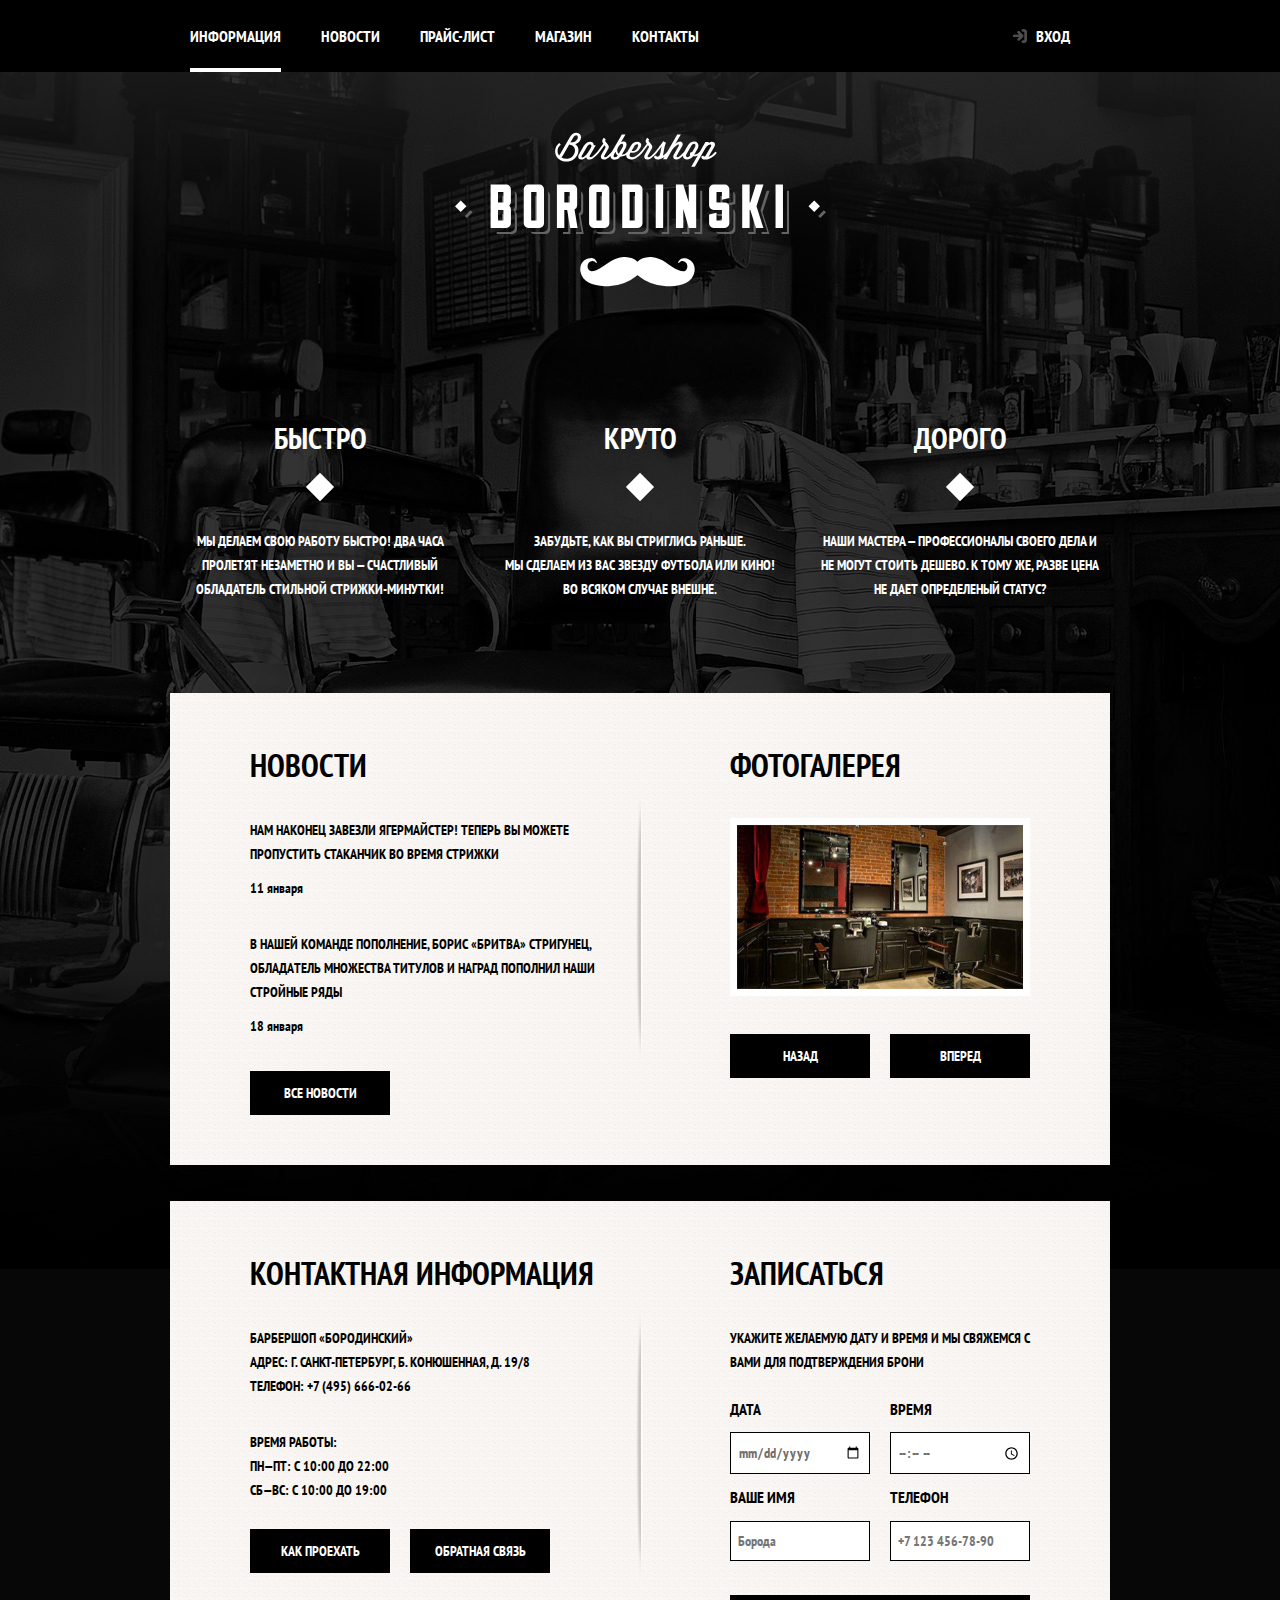
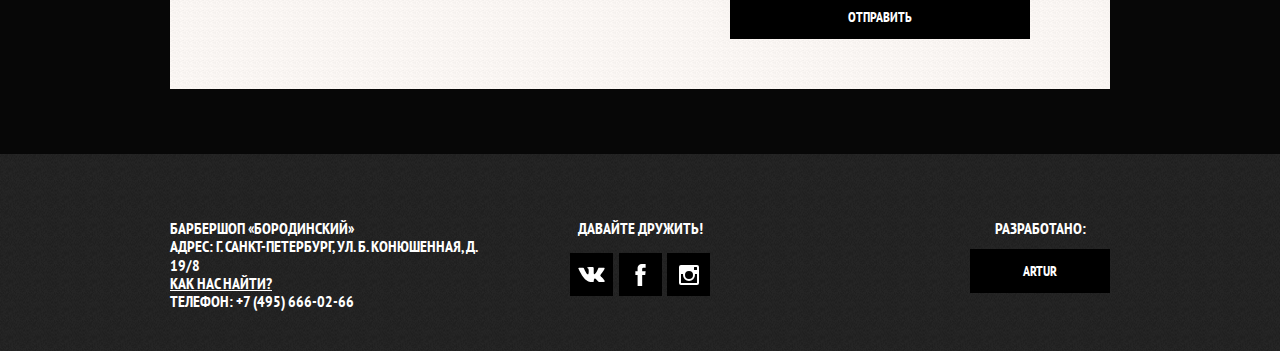
<file: index.html>
<!DOCTYPE html>
<html lang="ru">
<head>
	<title>Барбершоп Бородинский</title>
	<meta charset="utf-8">
	<link rel="stylesheet" type="text/css" href="css/normalize.css">
	<link rel="preconnect" href="https://fonts.gstatic.com">
<link href="https://fonts.googleapis.com/css2?family=PT+Sans+Narrow:wght@400;700&display=swap" rel="stylesheet">
	<link rel="stylesheet" type="text/css" href="css/style.css">
</head>
<body class="body-main">
<header class="header-main">
	<nav class="nav">
		<div class="main-navigation-wrapper">
			<div class="main-navigation">
				<ul class="nav-lists nav-menu">
					<li><a href="#"><span class="current-page">Информация</span></a></li>
					<li><a href="#">Новости</a></li>
					<li><a href="price.html">Прайс-лист</a></li>
					<li><a href="shop.html">Магазин</a></li>
					<li><a href="#">Контакты</a></li>
				</ul>
				<ul class="nav-lists login">
					<li><a class="login-link" href="#">Вход</a></li>
				</ul>
			</div>
		</div>
		<a class="index-logo"><img src="img/index-logo.svg" alt="Логотип" height="155px" width="371px"></a>
	</nav>
</header>
<main class="container">
	<h1 class="visually-hidden">Барбершоп Бородинский</h1>
	<section class="advantages">
		<h2 class="visually-hidden">Преимущества</h2>
		<ul class="advantages-list">
			<li class="advantages-item">
				<h3>Быстро</h3>
				<p>МЫ ДЕЛАЕМ СВОЮ РАБОТУ БЫСТРО! ДВА ЧАСА<br>
				 	ПРОЛЕТЯТ НЕЗАМЕТНО И ВЫ — СЧАСТЛИВЫЙ<br>
				  ОБЛАДАТЕЛЬ СТИЛЬНОЙ СТРИЖКИ-МИНУТКИ!</p>
			</li>
			<li class="advantages-item">
				<h3>Круто</h3>
				<p>ЗАБУДЬТЕ, КАК ВЫ СТРИГЛИСЬ РАНЬШЕ.<br>
				 	МЫ СДЕЛАЕМ ИЗ ВАС ЗВЕЗДУ ФУТБОЛА ИЛИ КИНО!<br>
				  ВО ВСЯКОМ СЛУЧАЕ ВНЕШНЕ.</p>
			</li>
			<li class="advantages-item"> 
				<h3>Дорого</h3>
				<p>НАШИ МАСТЕРА — ПРОФЕССИОНАЛЫ СВОЕГО ДЕЛА И<br>
				 	НЕ МОГУТ СТОИТЬ ДЕШЕВО. К ТОМУ ЖЕ, РАЗВЕ ЦЕНА<br> 
					НЕ ДАЕТ ОПРЕДЕЛЕНЫЙ СТАТУС?</p>
			</li>
		</ul>
	</section>
	<div class="row-wrapper">	
		<section class="news">
			<h2 class="section-title">Новости</h2>
			<ul class="news-list">
				<li class="news-item">
					<p>
						НАМ НАКОНЕЦ ЗАВЕЗЛИ ЯГЕРМАЙСТЕР! ТЕПЕРЬ ВЫ МОЖЕТЕ ПРОПУСТИТЬ СТАКАНЧИК ВО ВРЕМЯ СТРИЖКИ
					</p>
					<time datetime="2020-01-11">11 января</time>
				</li>
					<li class="news-item">
					<p>
						В НАШЕЙ КОМАНДЕ ПОПОЛНЕНИЕ, БОРИС «БРИТВА» СТРИГУНЕЦ, ОБЛАДAТЕЛЬ МНОЖЕСТВА ТИТУЛОВ И НАГРАД ПОПОЛНИЛ НАШИ СТРОЙНЫЕ РЯДЫ
					</p>
					<time datetime="2020-01-18">18 января</time>
				</li>
			</ul>
			<a class="button" href="#">Все новости</a>
		</section>
		<section class="gallery">
			<h2 class="section-title">Фотогалерея</h2>
			<a href="#" class="slide">
				<img src="img/gallery.jpg" alt="Фото изнутри" height="164px" width="286px">
			</a>
			<div class="button-wrapper">
				<button class="button" type="button">Назад</button>
				<button class="button" type="button">Вперед</button>
			</div>
		</section>
	</div>
	<div class="row-wrapper"> 
		<section class="contacts">
			<h2 class="section-title">Контактная информация</h2>
			<p>
				БАРБЕРШОП «БОРОДИНСКИЙ»<br>
				АДРЕС: Г. САНКТ-ПЕТЕРБУРГ, Б. КОНЮШЕННАЯ, Д. 19/8<br>
				ТЕЛЕФОН: +7 (495) 666-02-66<br>
			</p>
			<p>
				ВРЕМЯ РАБОТЫ: <br>
				ПН—ПТ: С 10:00 ДО 22:00<br>
				СБ—ВС: С 10:00 ДО 19:00<br>
			</p>
			<div class="button-wrapper">	
				<a class="button link-map" href="#">Как проехать</a>
				<a class="button" href="#">Обратная связь</a>
			</div>
		</section>
		<section class="asign">
			<h2 class="section-title">Записаться</h2>
			<p>УКАЖИТЕ ЖЕЛАЕМУЮ ДАТУ И ВРЕМЯ И МЫ СВЯЖЕМСЯ С ВАМИ ДЛЯ ПОДТВЕРЖДЕНИЯ БРОНИ</p>
			<form class="asign-form" method="post">
				<div class="label-input-pair">
					<label for="date">Дата</label>
					<input type="date" name="date" id="date">
				</div>
				<div class="label-input-pair">
					<label for="time">Время</label>
					<input type="time" name="time" id="time">
				</div>
				<div class="label-input-pair">
					<label for="name">Ваше имя</label>
					<input type="text" name="name" id="name" placeholder="Борода">
				</div>
				<div class="label-input-pair">
					<label for="phone">Телефон</label>
					<input type="phone" name="phone" id="phone" placeholder="+7 123 456-78-90">
				</div>
				<button class="button" type="submit">Отправить</button>
			</form>
		</section>
	</div>
</main>
<footer class="footer-main">
	<div class="container">
			<p class="adress">
				БАРБЕРШОП «БОРОДИНСКИЙ»<br>
				АДРЕС: Г. САНКТ-ПЕТЕРБУРГ, УЛ. Б. КОНЮШЕННАЯ, Д. 19/8<br>
				<a class="map-link link-map" href="#">КАК НАС НАЙТИ?</a><br>
				ТЕЛЕФОН: +7 (495) 666-02-66
			</p>
			<div class="social-links">
				<p>Давайте дружить!</p>
				<ul class="social-links-list">
					<li>
						<a class="social-link" href="#"><span class="visually-hidden">Вконтакте</span>
						<svg xmlns="http://www.w3.org/2000/svg" width="27" height="15" viewBox="0 0 26.14 14.91"><path class="social-hover" d="M26 13.47l-.09-.17a13.55 13.55 0 0 0-2.6-3q-.87-.83-1.1-1.12A1 1 0 0 1 22 8a10.27 10.27 0 0 1 1.22-1.78l.88-1.16q2.35-3.13 2-4L26 .94a.8.8 0 0 0-.4-.22 2.14 2.14 0 0 0-.87 0h-3.92a.51.51 0 0 0-.27 0h-.3a.6.6 0 0 0-.15.14.93.93 0 0 0-.14.24 22.22 22.22 0 0 1-1.46 3.06q-.5.84-.93 1.46a7 7 0 0 1-.71.91 4.94 4.94 0 0 1-.52.47q-.23.18-.35.15l-.23-.05a.9.9 0 0 1-.31-.33 1.49 1.49 0 0 1-.16-.53V1.6a3.14 3.14 0 0 0 0-.62 2.12 2.12 0 0 0-.14-.44.73.73 0 0 0-.28-.33 1.57 1.57 0 0 0-.46-.18A9 9 0 0 0 12.57 0a8.93 8.93 0 0 0-3.25.33 1.83 1.83 0 0 0-.52.41q-.25.3-.07.33a1.67 1.67 0 0 1 1.16.59l.08.16a2.6 2.6 0 0 1 .19.63 6.32 6.32 0 0 1 .12 1 10.59 10.59 0 0 1 0 1.7q-.07.71-.13 1.1a2.21 2.21 0 0 1-.18.64 2.69 2.69 0 0 1-.16.3l-.07.07a1 1 0 0 1-.37.07.86.86 0 0 1-.46-.19 3.27 3.27 0 0 1-.56-.52 7 7 0 0 1-.66-.93q-.37-.6-.76-1.42l-.22-.39q-.2-.38-.56-1.11t-.62-1.43A.9.9 0 0 0 5.2.9h-.07a.93.93 0 0 0-.22-.16A1.44 1.44 0 0 0 4.6.65L.87.68A1 1 0 0 0 .1.94L0 1a.44.44 0 0 0 0 .22 1.08 1.08 0 0 0 .08.37Q.9 3.53 1.86 5.31t1.66 2.87Q4.23 9.27 5 10.24t1 1.24l.37.41.34.33a8.06 8.06 0 0 0 1 .78 16.34 16.34 0 0 0 1.4.9 7.6 7.6 0 0 0 1.79.72 6.19 6.19 0 0 0 2 .22h1.57a1.08 1.08 0 0 0 .72-.3l.05-.07a.9.9 0 0 0 .1-.25 1.38 1.38 0 0 0 0-.37 4.48 4.48 0 0 1 .09-1.05 2.77 2.77 0 0 1 .23-.71 1.74 1.74 0 0 1 .29-.4 1.19 1.19 0 0 1 .23-.2h.11a.86.86 0 0 1 .77.21 4.52 4.52 0 0 1 .83.79q.39.47.93 1.05a6.41 6.41 0 0 0 1 .87l.27.16a3.31 3.31 0 0 0 .71.3 1.53 1.53 0 0 0 .76.07l3.48-.05a1.58 1.58 0 0 0 .8-.17.68.68 0 0 0 .34-.37 1.06 1.06 0 0 0 0-.46 1.71 1.71 0 0 0-.1-.36z" fill="#fff"/></svg>
					</a>
					</li>
					<li>
						<a class="social-link" href="#"><span class="visually-hidden">Фейсбук</span>
							<svg xmlns="http://www.w3.org/2000/svg" width="19" height="22" viewBox="0 0 10.15 21.74"><path class="social-hover" d="M3.34 1.12A4.77 4.77 0 0 1 6.53 0h3.61v3.81H7.81a1.07 1.07 0 0 0-1.09.83v2.55h3.42c-.08 1.23-.24 2.45-.41 3.67h-3v10.87H2.21V10.86H0V7.21h2.19V3.66a3.83 3.83 0 0 1 1.15-2.54z" fill="#fff"/>
							</svg></a>
					</li>
					<li>
						<a class="social-link" href="#"><span class="visually-hidden">Инстаграм</span>
							<svg xmlns="http://www.w3.org/2000/svg" width="20" height="20" viewBox="0 0 20 20"><path class="social-hover" d="M18 0H2a2 2 0 0 0-2 2v16a2 2 0 0 0 2 2h16a2 2 0 0 0 2-2V2a2 2 0 0 0-2-2zm-8 6a4 4 0 1 1-4 4 4 4 0 0 1 4-4zM2.5 18a.47.47 0 0 1-.5-.5V9h2.1a3.4 3.4 0 0 0-.1 1 6 6 0 1 0 12 0 3.4 3.4 0 0 0-.1-1H18v8.5a.47.47 0 0 1-.5.5zM18 4.5a.47.47 0 0 1-.5.5h-2a.47.47 0 0 1-.5-.5v-2a.47.47 0 0 1 .5-.5h2a.47.47 0 0 1 .5.5z" fill="#fff"/></svg>
						</a>
					</li>
				</ul>
			</div>
			<p class="copyright">
				Разработано:
				<a class="button" href="https://vk.com/aptypsy" target="_blank">Artur</a>
			</p>
		</div>
	</footer>
	<section class="modal modal-login">
		<h2 class="visually-hidden">Форма входа</h2>
		<span class="form-head">Личный кабинет</span>
		<p class="form-description">Введите пожайлуста свой логин и пароль</p>
		<form class="login-form" method="post">
		<label for="login" class="visually-hidden">Логин</label>
		<input class="login-icon-img" type="text" name="login" id="login" placeholder="Логин">
		<label for="pass" class="visually-hidden">Пароль</label>
		<input class="login-password-img" type="password" name="password" id="password" placeholder="Пароль">
		<div class="checkbox-wrapper">
		<label class="label-checkbox">Запомните меня
			<input type="checkbox" name="rememberme" class="visually-hidden">
			<span class="checkbox-indicator"></span>
		</label>
		<a href="#" class="fargot-pass">Я забыл пароль!</a>
		</div>
		<button type="submit" class="button">Войти</button>
		</form>		
		<button type="button" class="modal-close">
		<span class="visually-hidden">Закрыть окно</span></button>
	</section>
	<section class="modal modal-map">
		<h2 class="visually-hidden">Как к нам проехать</h2>
		<div class="map-wrapper">
			<img class="map-image" src="img/map.png" alt="Адресс такой-то" >
		</div>
		<button type="button" class="modal-close">
		<span class="visually-hidden">Закрыть окно</span></button>
	</section>
	<script type="text/javascript" src="js/popup.js"></script>
	<script type="text/javascript" src="js/map.js"></script>
</body>
</html>
</file>
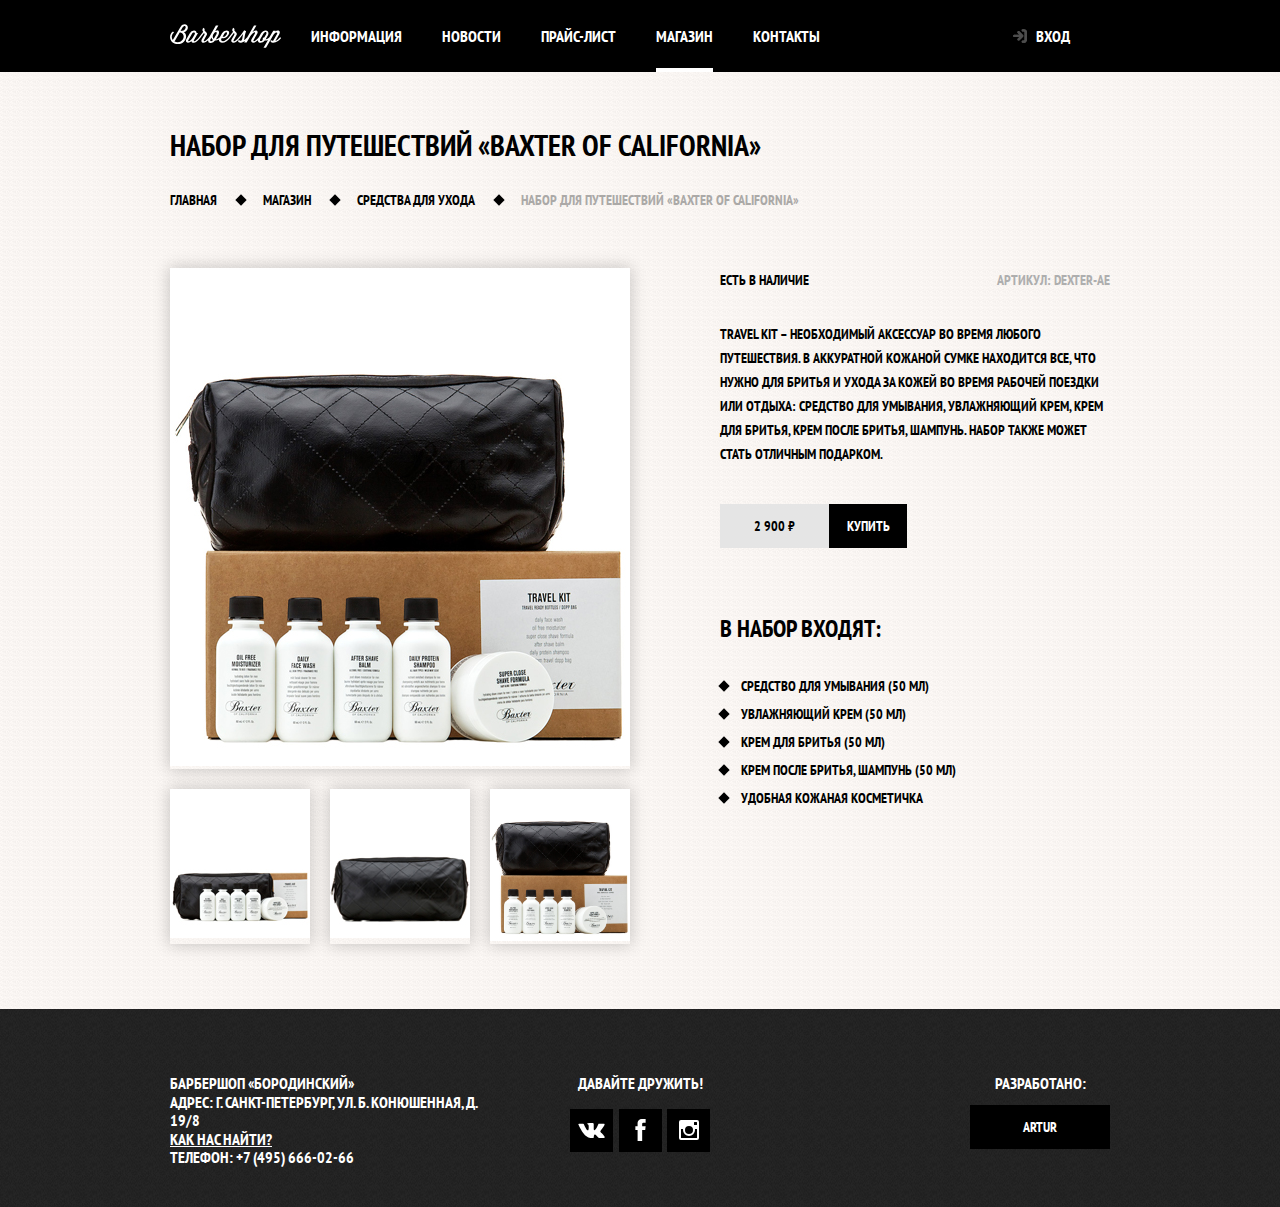
<file: item.html>
<!DOCTYPE html>
<html lang="ru">
<head>
	<title>Набор для путешествий «Baxter of California»</title>
	<meta charset="utf-8">
	<link rel="stylesheet" type="text/css" href="css/normalize.css">
	<link rel="preconnect" href="https://fonts.gstatic.com">
<link href="https://fonts.googleapis.com/css2?family=PT+Sans+Narrow:wght@400;700&display=swap" rel="stylesheet">
	<link rel="stylesheet" type="text/css" href="css/style.css">
</head>
<body class="inner-body">
<header class="header-main">
	<nav class="inner-navigation">
			<div class="inner-navigation-wrapper container">
		<a class="inner-logo" href="#"><img src="svg/logo.svg" alt="Логотип" height="24px" width="111px"></a>
				<ul class="nav-lists nav-menu">
					<li><a href="index.html">Информация</a></li>
					<li><a href="#">Новости</a></li>
					<li><a href="#">Прайс-лист</a></li>
					<li><a href="#"><span class="current-page">Магазин</span></a></li>
					<li><a href="#">Контакты</a></li>
				</ul>
				<ul class="nav-lists login">
					<li><a class="login-link" href="#">Вход</a></li>
				</ul>
			</div>
	</nav>
</header>
<main class="container">
	<h1 class="category-name">набор для путешествий «Baxter of California»</h1>
	<section class="path">
		<h2 class="visually-hidden">Путь</h2>
		<ul class="path-list">
			<li class="path-item">
				<a href="#">Главная</a>
			</li>
				<li class="path-item">
				<a href="#">Магазин</a>
			</li>
				<li class="path-item">
				<a href="#">Средства для ухода</a>
			</li>
			<li class="path-item">
				<a href="#">набор для путешествий «Baxter of California»</a>
			</li>
		</ul>
	</section>
	<div class="item-wrapper">
		<section class="item-images">
			<h2 class="visually-hidden">Изображения товара</h2>
			<ul class="images-list">
				<li><img src="img/baxter1.jpg" alt="Картинка товара"></li>
				<li><img src="img/baxter2.jpg" alt="Картинка товара"></li>
				<li><img src="img/baxter3.jpg" alt="Картинка товара"></li>
				<li><img src="img/baxter1.jpg" alt="Картинка товара"></li>
			</ul>
		</section>
		<section class="item-features">
			<h2 class="visually-hidden">Характеристики товара</h2>
			<div class="availability-article">
				<span class="availability">Есть в наличие</span>
				<span class="article">Артикул: Dexter-AE</span>
			</div>
			<p class="item-description">
				Travel Kit – необходимый аксессуар во время любого путешествия. В аккуратной кожаной сумке находится все, что нужно для бритья и ухода за кожей во время рабочей поездки или отдыха: средство для умывания, увлажняющий крем, крем для бритья, крем после бритья, шампунь. Набор также может стать отличным подарком.
			</p>
			<div class="price-buy">
				<span class="price">2 900 ₽</span>
				<button class="button buy">Купить</button>
			</div>
			<div class="complect">
				<h3>В набор входят:</h3>
				<ul class="barber-minilist">
					<li>Средство для умывания (50 мл)</li>
					<li>Увлажняющий крем (50 мл)</li>
					<li>Крем для бритья (50 мл)</li>
					<li>Крем после бритья, шампунь (50 мл)</li>
					<li>Удобная кожаная косметичка</li>
				</ul>
			</div>
		</section>
	</div>
</main>
<footer class="footer-main">
	<div class="container">
			<p class="adress">
				БАРБЕРШОП «БОРОДИНСКИЙ»<br>
				АДРЕС: Г. САНКТ-ПЕТЕРБУРГ, УЛ. Б. КОНЮШЕННАЯ, Д. 19/8<br>
				<a class="map-link link-map" href="#">КАК НАС НАЙТИ?</a><br>
				ТЕЛЕФОН: +7 (495) 666-02-66
			</p>
			<div class="social-links">
				<p>Давайте дружить!</p>
				<ul class="social-links-list">
					<li>
						<a class="social-link" href="#"><span class="visually-hidden">Вконтакте</span>
						<svg xmlns="http://www.w3.org/2000/svg" width="27" height="15" viewBox="0 0 26.14 14.91"><path class="social-hover" d="M26 13.47l-.09-.17a13.55 13.55 0 0 0-2.6-3q-.87-.83-1.1-1.12A1 1 0 0 1 22 8a10.27 10.27 0 0 1 1.22-1.78l.88-1.16q2.35-3.13 2-4L26 .94a.8.8 0 0 0-.4-.22 2.14 2.14 0 0 0-.87 0h-3.92a.51.51 0 0 0-.27 0h-.3a.6.6 0 0 0-.15.14.93.93 0 0 0-.14.24 22.22 22.22 0 0 1-1.46 3.06q-.5.84-.93 1.46a7 7 0 0 1-.71.91 4.94 4.94 0 0 1-.52.47q-.23.18-.35.15l-.23-.05a.9.9 0 0 1-.31-.33 1.49 1.49 0 0 1-.16-.53V1.6a3.14 3.14 0 0 0 0-.62 2.12 2.12 0 0 0-.14-.44.73.73 0 0 0-.28-.33 1.57 1.57 0 0 0-.46-.18A9 9 0 0 0 12.57 0a8.93 8.93 0 0 0-3.25.33 1.83 1.83 0 0 0-.52.41q-.25.3-.07.33a1.67 1.67 0 0 1 1.16.59l.08.16a2.6 2.6 0 0 1 .19.63 6.32 6.32 0 0 1 .12 1 10.59 10.59 0 0 1 0 1.7q-.07.71-.13 1.1a2.21 2.21 0 0 1-.18.64 2.69 2.69 0 0 1-.16.3l-.07.07a1 1 0 0 1-.37.07.86.86 0 0 1-.46-.19 3.27 3.27 0 0 1-.56-.52 7 7 0 0 1-.66-.93q-.37-.6-.76-1.42l-.22-.39q-.2-.38-.56-1.11t-.62-1.43A.9.9 0 0 0 5.2.9h-.07a.93.93 0 0 0-.22-.16A1.44 1.44 0 0 0 4.6.65L.87.68A1 1 0 0 0 .1.94L0 1a.44.44 0 0 0 0 .22 1.08 1.08 0 0 0 .08.37Q.9 3.53 1.86 5.31t1.66 2.87Q4.23 9.27 5 10.24t1 1.24l.37.41.34.33a8.06 8.06 0 0 0 1 .78 16.34 16.34 0 0 0 1.4.9 7.6 7.6 0 0 0 1.79.72 6.19 6.19 0 0 0 2 .22h1.57a1.08 1.08 0 0 0 .72-.3l.05-.07a.9.9 0 0 0 .1-.25 1.38 1.38 0 0 0 0-.37 4.48 4.48 0 0 1 .09-1.05 2.77 2.77 0 0 1 .23-.71 1.74 1.74 0 0 1 .29-.4 1.19 1.19 0 0 1 .23-.2h.11a.86.86 0 0 1 .77.21 4.52 4.52 0 0 1 .83.79q.39.47.93 1.05a6.41 6.41 0 0 0 1 .87l.27.16a3.31 3.31 0 0 0 .71.3 1.53 1.53 0 0 0 .76.07l3.48-.05a1.58 1.58 0 0 0 .8-.17.68.68 0 0 0 .34-.37 1.06 1.06 0 0 0 0-.46 1.71 1.71 0 0 0-.1-.36z" fill="#fff"/></svg>
					</a>
					</li>
					<li>
						<a class="social-link" href="#"><span class="visually-hidden">Фейсбук</span>
							<svg xmlns="http://www.w3.org/2000/svg" width="19" height="22" viewBox="0 0 10.15 21.74"><path class="social-hover" d="M3.34 1.12A4.77 4.77 0 0 1 6.53 0h3.61v3.81H7.81a1.07 1.07 0 0 0-1.09.83v2.55h3.42c-.08 1.23-.24 2.45-.41 3.67h-3v10.87H2.21V10.86H0V7.21h2.19V3.66a3.83 3.83 0 0 1 1.15-2.54z" fill="#fff"/>
							</svg></a>
					</li>
					<li>
						<a class="social-link" href="#"><span class="visually-hidden">Инстаграм</span>
							<svg xmlns="http://www.w3.org/2000/svg" width="20" height="20" viewBox="0 0 20 20"><path class="social-hover" d="M18 0H2a2 2 0 0 0-2 2v16a2 2 0 0 0 2 2h16a2 2 0 0 0 2-2V2a2 2 0 0 0-2-2zm-8 6a4 4 0 1 1-4 4 4 4 0 0 1 4-4zM2.5 18a.47.47 0 0 1-.5-.5V9h2.1a3.4 3.4 0 0 0-.1 1 6 6 0 1 0 12 0 3.4 3.4 0 0 0-.1-1H18v8.5a.47.47 0 0 1-.5.5zM18 4.5a.47.47 0 0 1-.5.5h-2a.47.47 0 0 1-.5-.5v-2a.47.47 0 0 1 .5-.5h2a.47.47 0 0 1 .5.5z" fill="#fff"/></svg>
						</a>
					</li>
				</ul>
			</div>
			<p class="copyright">
				Разработано:
				<a class="button" href="https://vk.com/aptypsy" target="_blank">Artur</a>
			</p>
		</div>
	</footer>
	<section class="modal modal-login">
		<h2 class="visually-hidden">Форма входа</h2>
		<span class="form-head">Личный кабинет</span>
		<p class="form-description">Введите пожайлуста свой логин и пароль</p>
		<form class="login-form" method="post">
		<label for="login" class="visually-hidden">Логин</label>
		<input class="login-icon-img" type="text" name="login" id="login" placeholder="Логин">
		<label for="pass" class="visually-hidden">Пароль</label>
		<input class="login-password-img" type="password" name="password" id="password" placeholder="Пароль">
		<div class="checkbox-wrapper">
		<label class="label-checkbox">Запомните меня
			<input type="checkbox" name="rememberme" class="visually-hidden">
			<span class="checkbox-indicator"></span>
		</label>
		<a href="#" class="fargot-pass">Я забыл пароль!</a>
		</div>
		<button type="submit" class="button">Войти</button>
		</form>		
		<button type="button" class="modal-close">
		<span class="visually-hidden">Закрыть окно</span></button>
	</section>
	<section class="modal modal-map">
		<h2 class="visually-hidden">Как к нам проехать</h2>
		<div class="map-wrapper">
			<img class="map-image" src="img/map.png" alt="Адресс такой-то" >
		</div>
		<button type="button" class="modal-close">
		<span class="visually-hidden">Закрыть окно</span></button>
	</section>
	<script type="text/javascript" src="js/popup.js"></script>
	<script type="text/javascript" src="js/map.js"></script>
</body>
</html>
</file>
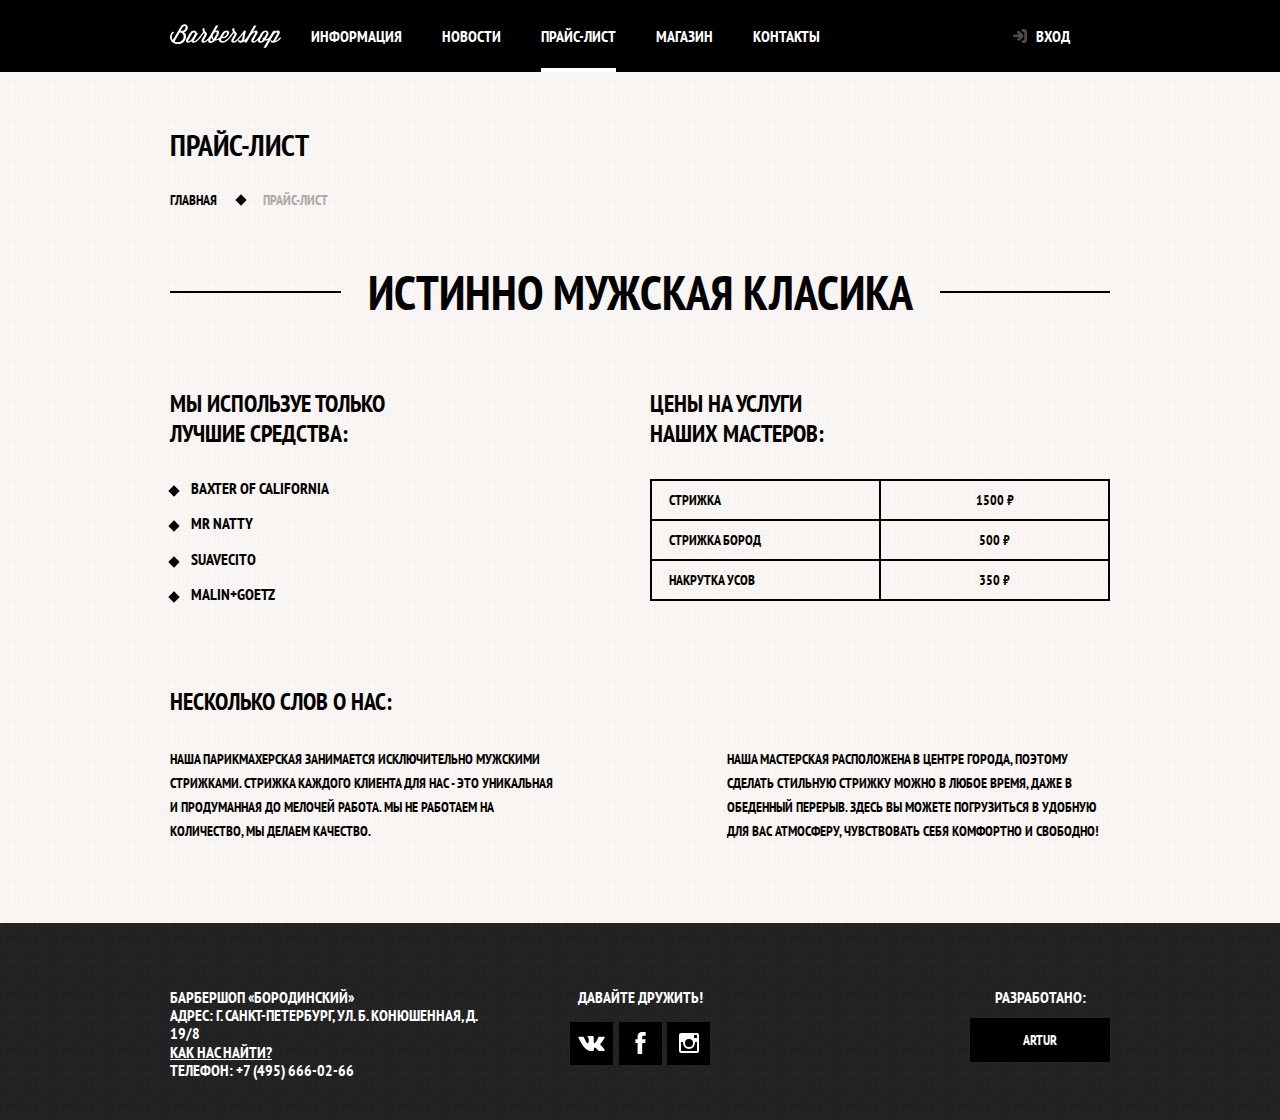
<file: price.html>
<!DOCTYPE html>
<html lang="ru">
<head>
	<title>Прайс-лист</title>
	<meta charset="utf-8">
	<link rel="stylesheet" type="text/css" href="css/normalize.css">
	<link rel="preconnect" href="https://fonts.gstatic.com">
<link href="https://fonts.googleapis.com/css2?family=PT+Sans+Narrow:wght@400;700&display=swap" rel="stylesheet">
	<link rel="stylesheet" type="text/css" href="css/style.css">
</head>
<body class="inner-body">
<header class="header-main">
	<nav class="inner-navigation">
			<div class="inner-navigation-wrapper container">
		<a class="inner-logo" href="#"><img src="svg/logo.svg" alt="Логотип" height="24px" width="111px"></a>
				<ul class="nav-lists nav-menu">
					<li><a href="index.html">Информация</a></li>
					<li><a href="#">Новости</a></li>
					<li><a href="#"><span class="current-page">Прайс-лист</span></a></li>
					<li><a href="shop.html">Магазин</a></li>
					<li><a href="#">Контакты</a></li>
				</ul>
				<ul class="nav-lists login">
					<li><a class="login-link" href="#">Вход</a></li>
				</ul>
			</div>
	</nav>
</header>
<main class="container">
	<h1 class="category-name">Прайс-лист</h1>
	<section class="path">
		<h2 class="visually-hidden">Путь</h2>
		<ul class="path-list">
			<li class="path-item">
				<a href="#">Главная</a>
			</li>
				<li class="path-item">
				<a href="#">Прайс-лист</a>
			</li>
		</ul>
	</section>
	<div>
		<h2 class="price-header">Истинно мужская класика</h2>
	</div>
	<div class="using-service-wrapper">
		<section class="using-items">
			<h2 class="pricesection-header">Мы используе только<br> лучшие средства:</h2>
			<ul class="barber-minilist biglist">
				<li>Baxter of California</li>
				<li>Mr Natty</li>
				<li>Suavecito</li>
				<li>Malin+Goetz</li>
			</ul>
		</section>
		<section class="service-price">
			<h2 class="pricesection-header">Цены на услуги<br> наших мастеров:</h2>
			<table class="service-table">
				<tr>
					<td>Стрижка</td>
					<td>1500 ₽</td>
				</tr>		
				<tr>
					<td>Стрижка бород</td>
					<td>500 ₽</td>
				</tr>
				<tr>
					<td>Накрутка усов</td>
					<td>350 ₽</td>
				</tr>
			</table>
		</section>
	</div>
	<section class="about-us">
		<h2 class="pricesection-header">Несколько слов о нас:</h2>
		<p>
			Наша парикмахерская занимается исключительно мужскими стрижками. Стрижка каждого клиента для нас - это уникальная и продуманная до мелочей работа. Мы не работаем на количество, мы делаем качество.
		</p>
		<p>
			Наша мастерская расположена в центре города, поэтому сделать стильную стрижку можно в любое время, даже в обеденный перерыв. Здесь вы можете погрузиться в удобную для вас атмосферу, чувствовать себя комфортно и свободно!
		</p>
	</section>
</main>
<footer class="footer-main">
	<div class="container">
			<p class="adress">
				БАРБЕРШОП «БОРОДИНСКИЙ»<br>
				АДРЕС: Г. САНКТ-ПЕТЕРБУРГ, УЛ. Б. КОНЮШЕННАЯ, Д. 19/8<br>
				<a class="map-link link-map" href="#">КАК НАС НАЙТИ?</a><br>
				ТЕЛЕФОН: +7 (495) 666-02-66
			</p>
			<div class="social-links">
				<p>Давайте дружить!</p>
				<ul class="social-links-list">
					<li>
						<a class="social-link" href="#"><span class="visually-hidden">Вконтакте</span>
						<svg xmlns="http://www.w3.org/2000/svg" width="27" height="15" viewBox="0 0 26.14 14.91"><path class="social-hover" d="M26 13.47l-.09-.17a13.55 13.55 0 0 0-2.6-3q-.87-.83-1.1-1.12A1 1 0 0 1 22 8a10.27 10.27 0 0 1 1.22-1.78l.88-1.16q2.35-3.13 2-4L26 .94a.8.8 0 0 0-.4-.22 2.14 2.14 0 0 0-.87 0h-3.92a.51.51 0 0 0-.27 0h-.3a.6.6 0 0 0-.15.14.93.93 0 0 0-.14.24 22.22 22.22 0 0 1-1.46 3.06q-.5.84-.93 1.46a7 7 0 0 1-.71.91 4.94 4.94 0 0 1-.52.47q-.23.18-.35.15l-.23-.05a.9.9 0 0 1-.31-.33 1.49 1.49 0 0 1-.16-.53V1.6a3.14 3.14 0 0 0 0-.62 2.12 2.12 0 0 0-.14-.44.73.73 0 0 0-.28-.33 1.57 1.57 0 0 0-.46-.18A9 9 0 0 0 12.57 0a8.93 8.93 0 0 0-3.25.33 1.83 1.83 0 0 0-.52.41q-.25.3-.07.33a1.67 1.67 0 0 1 1.16.59l.08.16a2.6 2.6 0 0 1 .19.63 6.32 6.32 0 0 1 .12 1 10.59 10.59 0 0 1 0 1.7q-.07.71-.13 1.1a2.21 2.21 0 0 1-.18.64 2.69 2.69 0 0 1-.16.3l-.07.07a1 1 0 0 1-.37.07.86.86 0 0 1-.46-.19 3.27 3.27 0 0 1-.56-.52 7 7 0 0 1-.66-.93q-.37-.6-.76-1.42l-.22-.39q-.2-.38-.56-1.11t-.62-1.43A.9.9 0 0 0 5.2.9h-.07a.93.93 0 0 0-.22-.16A1.44 1.44 0 0 0 4.6.65L.87.68A1 1 0 0 0 .1.94L0 1a.44.44 0 0 0 0 .22 1.08 1.08 0 0 0 .08.37Q.9 3.53 1.86 5.31t1.66 2.87Q4.23 9.27 5 10.24t1 1.24l.37.41.34.33a8.06 8.06 0 0 0 1 .78 16.34 16.34 0 0 0 1.4.9 7.6 7.6 0 0 0 1.79.72 6.19 6.19 0 0 0 2 .22h1.57a1.08 1.08 0 0 0 .72-.3l.05-.07a.9.9 0 0 0 .1-.25 1.38 1.38 0 0 0 0-.37 4.48 4.48 0 0 1 .09-1.05 2.77 2.77 0 0 1 .23-.71 1.74 1.74 0 0 1 .29-.4 1.19 1.19 0 0 1 .23-.2h.11a.86.86 0 0 1 .77.21 4.52 4.52 0 0 1 .83.79q.39.47.93 1.05a6.41 6.41 0 0 0 1 .87l.27.16a3.31 3.31 0 0 0 .71.3 1.53 1.53 0 0 0 .76.07l3.48-.05a1.58 1.58 0 0 0 .8-.17.68.68 0 0 0 .34-.37 1.06 1.06 0 0 0 0-.46 1.71 1.71 0 0 0-.1-.36z" fill="#fff"/></svg>
					</a>
					</li>
					<li>
						<a class="social-link" href="#"><span class="visually-hidden">Фейсбук</span>
							<svg xmlns="http://www.w3.org/2000/svg" width="19" height="22" viewBox="0 0 10.15 21.74"><path class="social-hover" d="M3.34 1.12A4.77 4.77 0 0 1 6.53 0h3.61v3.81H7.81a1.07 1.07 0 0 0-1.09.83v2.55h3.42c-.08 1.23-.24 2.45-.41 3.67h-3v10.87H2.21V10.86H0V7.21h2.19V3.66a3.83 3.83 0 0 1 1.15-2.54z" fill="#fff"/>
							</svg></a>
					</li>
					<li>
						<a class="social-link" href="#"><span class="visually-hidden">Инстаграм</span>
							<svg xmlns="http://www.w3.org/2000/svg" width="20" height="20" viewBox="0 0 20 20"><path class="social-hover" d="M18 0H2a2 2 0 0 0-2 2v16a2 2 0 0 0 2 2h16a2 2 0 0 0 2-2V2a2 2 0 0 0-2-2zm-8 6a4 4 0 1 1-4 4 4 4 0 0 1 4-4zM2.5 18a.47.47 0 0 1-.5-.5V9h2.1a3.4 3.4 0 0 0-.1 1 6 6 0 1 0 12 0 3.4 3.4 0 0 0-.1-1H18v8.5a.47.47 0 0 1-.5.5zM18 4.5a.47.47 0 0 1-.5.5h-2a.47.47 0 0 1-.5-.5v-2a.47.47 0 0 1 .5-.5h2a.47.47 0 0 1 .5.5z" fill="#fff"/></svg>
						</a>
					</li>
				</ul>
			</div>
			<p class="copyright">
				Разработано:
				<a class="button" href="https://vk.com/aptypsy" target="_blank">Artur</a>
			</p>
		</div>
	</footer>
	<section class="modal modal-login">
		<h2 class="visually-hidden">Форма входа</h2>
		<span class="form-head">Личный кабинет</span>
		<p class="form-description">Введите пожайлуста свой логин и пароль</p>
		<form class="login-form" method="post">
		<label for="login" class="visually-hidden">Логин</label>
		<input class="login-icon-img" type="text" name="login" id="login" placeholder="Логин">
		<label for="pass" class="visually-hidden">Пароль</label>
		<input class="login-password-img" type="password" name="password" id="password" placeholder="Пароль">
		<div class="checkbox-wrapper">
		<label class="label-checkbox">Запомните меня
			<input type="checkbox" name="rememberme" class="visually-hidden">
			<span class="checkbox-indicator"></span>
		</label>
		<a href="#" class="fargot-pass">Я забыл пароль!</a>
		</div>
		<button type="submit" class="button">Войти</button>
		</form>		
		<button type="button" class="modal-close">
		<span class="visually-hidden">Закрыть окно</span></button>
	</section>
	<section class="modal modal-map">
		<h2 class="visually-hidden">Как к нам проехать</h2>
		<div class="map-wrapper">
			<img class="map-image" src="img/map.png" alt="Адресс такой-то" >
		</div>
		<button type="button" class="modal-close">
		<span class="visually-hidden">Закрыть окно</span></button>
	</section>
		<script type="text/javascript" src="js/popup.js"></script>
	<script type="text/javascript" src="js/map.js"></script>
</body>
</html>
</file>
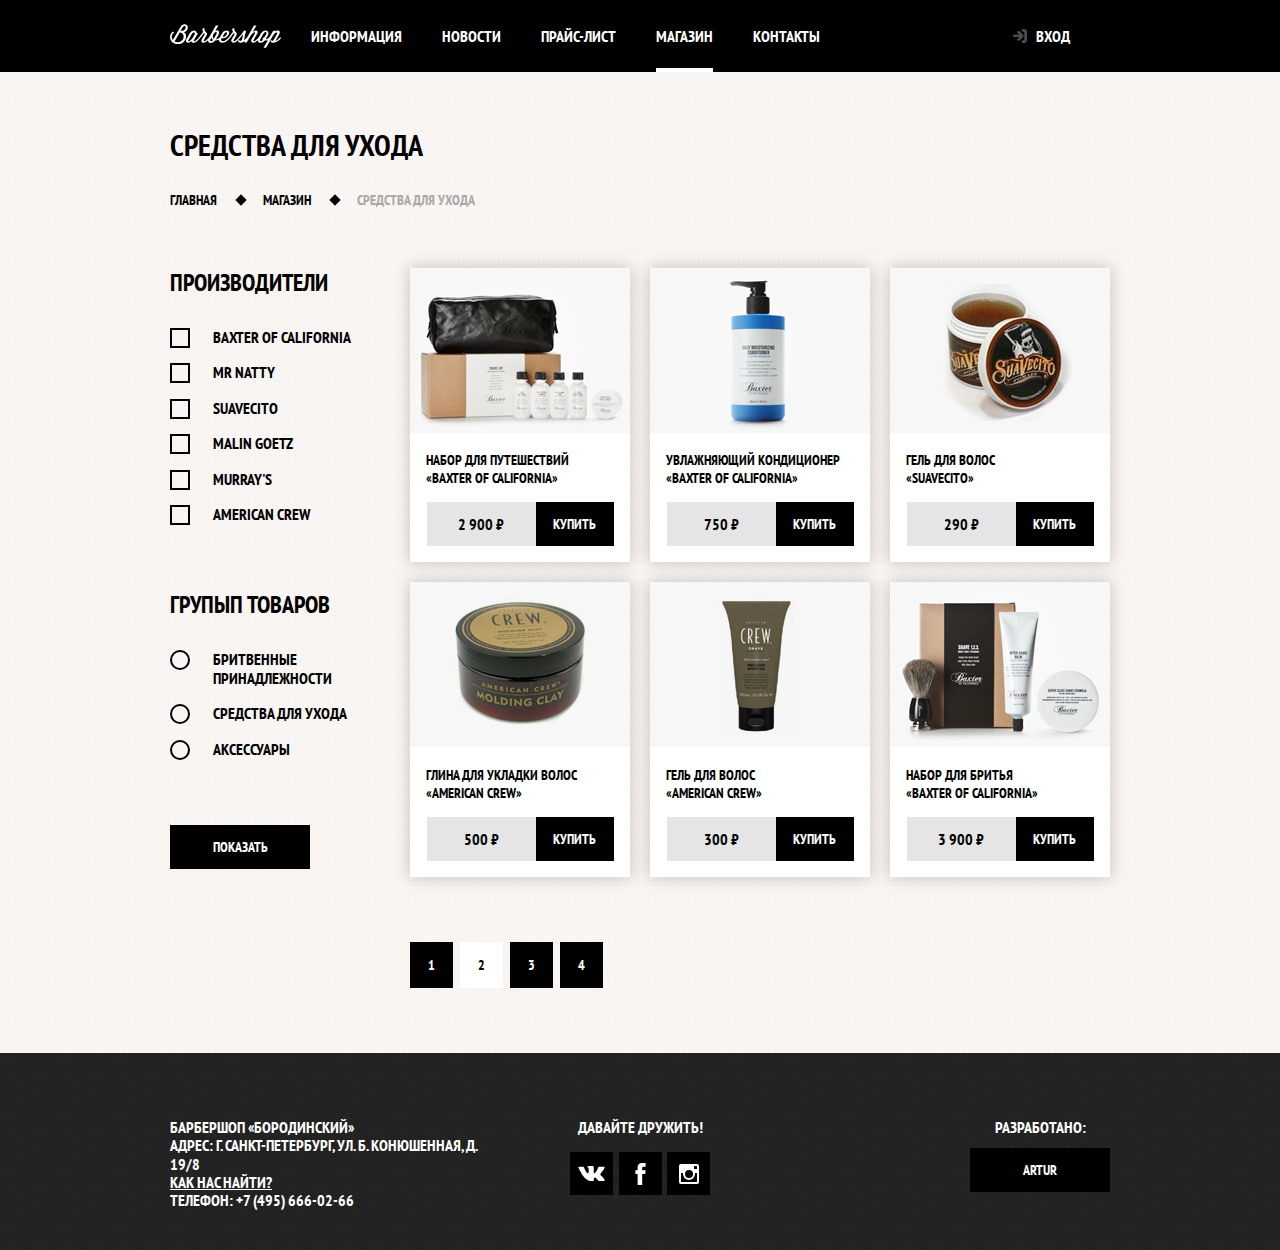
<file: shop.html>
<!DOCTYPE html>
<html lang="ru">
<head>
	<title>Магазин</title>
	<meta charset="utf-8">
	<link rel="stylesheet" type="text/css" href="css/normalize.css">
	<link rel="preconnect" href="https://fonts.gstatic.com">
<link href="https://fonts.googleapis.com/css2?family=PT+Sans+Narrow:wght@400;700&display=swap" rel="stylesheet">
	<link rel="stylesheet" type="text/css" href="css/style.css">
</head>
<body class="inner-body">
<header class="header-main">
	<nav class="inner-navigation">
			<div class="inner-navigation-wrapper container">
		<a class="inner-logo"><img src="svg/logo.svg" alt="Логотип" height="24px" width="111px"></a>
				<ul class="nav-lists nav-menu">
					<li><a href="index.html">Информация</a></li>
					<li><a href="#">Новости</a></li>
					<li><a href="price.html">Прайс-лист</a></li>
					<li><a href="#"><span class="current-page">Магазин</span></a></li>
					<li><a href="#">Контакты</a></li>
				</ul>
				<ul class="nav-lists login">
					<li><a class="login-link" href="#">Вход</a></li>
				</ul>
			</div>
	</nav>
</header>
<main class="container">
	<h1 class="category-name">Средства для ухода</h1>
	<section class="path">
		<h2 class="visually-hidden">Путь</h2>
		<ul class="path-list">
			<li class="path-item">
				<a href="#">Главная</a>
			</li>
				<li class="path-item">
				<a href="#">Магазин</a>
			</li>
				<li class="path-item">
				<a href="#">Средства для ухода</a>
			</li>
		</ul>
	</section>
	<div class="column-wrapper">
		<section class="filters">
			<h2 class="visually-hidden">Фильтры поиска</h2>
			<form method="get" action="https://echo.htmlacademy.ru/" target="_blank">
				<fieldset class="fieldset">
					<h3 class="field-name">Производители</h3>
					<label>Baxter of California
						<input class="visually-hidden" type="checkbox" name="Baxter of California">
						<span class="checkbox-indicator"></span>
					</label>
					<label>Mr Natty
						<input class="visually-hidden" type="checkbox" name="Mr Natty">
						<span class="checkbox-indicator"></span>
					</label>
					<label>Suavecito
						<input class="visually-hidden" type="checkbox" name="Suavecito">
						<span class="checkbox-indicator"></span>
					</label>
					<label>Malin Goetz
						<input class="visually-hidden" type="checkbox" name="Malin Goetz">
						<span class="checkbox-indicator"></span>
					</label>
					<label>Murray's
						<input class="visually-hidden" type="checkbox" name="Murray's">
						<span class="checkbox-indicator"></span>
					</label>
					<label>American Crew
						<input class="visually-hidden" type="checkbox" name="American Crew">
						<span class="checkbox-indicator"></span>
					</label>
				</fieldset>
				<fieldset class="fieldset">
					<h3 class="field-name">Групып товаров</h3>
					<label>Бритвенные принадлежности
						<input class="visually-hidden" type="radio" name="group" value="razors">
						<span class="radio-indicator"></span>
					</label>
					<label>Средства для ухода
						<input class="visually-hidden" type="radio" name="group" value="care">
						<span class="radio-indicator"></span>
					</label>
					<label>Аксессуары
						<input class="visually-hidden" type="radio" name="group" value="accessory">
						<span class="radio-indicator"></span>
					</label>
				</fieldset>
				<button class="button" type="submit">Показать</button>
			</form>
		</section>
			<div class="items-pages">
			<section class="products">
				<h2 class="visually-hidden">Список товара</h2>
				<ul class="products-list">
					<li class="product-item">
						<img src="img/item1.jpg" alt="lalala">
						<h3>Набор для путешествий<br> «Baxter of California»</h3>
						<div class="price-buy">
							<span class="price">2 900 ₽</span>
							<button class="button buy">Купить</button>
						</div>
					</li>
					<li class="product-item">
						<img src="img/item2.jpg" alt="lalala">
						<h3>Увлажняющий кондиционер<br> «Baxter of California»</h3>
						<div class="price-buy">
							<span class="price">750 ₽</span>
							<button class="button buy">Купить</button>
						</div>
					</li>
					<li class="product-item">
						<img src="img/item3.jpg" alt="lalala">
						<h3>Гель для волос<br> «SUAVECITO»</h3>
						<div class="price-buy">
							<span class="price">290 ₽</span>
							<button class="button buy">Купить</button>
						</div>
					</li>
					<li class="product-item">
						<img src="img/item4.jpg" alt="lalala">
						<h3>Глина для укладки волос<br>  «American crew»</h3>
						<div class="price-buy">
							<span class="price">500 ₽</span>
							<button class="button buy">Купить</button>
						</div>
					</li>
					<li class="product-item">
						<img src="img/item5.jpg" alt="lalala">
						<h3>Гель для волос<br> «AMERICAN CREW»</h3>
						<div class="price-buy">
							<span class="price">300 ₽</span>
							<button class="button buy">Купить</button>
						</div>
					</li>
					<li class="product-item">
						<img src="img/item6.jpg" alt="lalala">
						<h3>Набор для бритья<br> «Baxter of California»</h3>
						<div class="price-buy">
							<span class="price">3 900 ₽</span>
							<button class="button buy">Купить</button>
						</div>
					</li>
				</ul>		
			</section>
			<section class="pages">
				<ul class="pages-list">
					<li >
						<a class="page-number" href="#">1</a>
					</li>
					<li >
						<a class="page-number shop-page" href="#" >2</a>
					</li>
					<li>
						<a class="page-number" href="#">3</a>
					</li>
					<li>
						<a class="page-number" href="#">4</a>
					</li>
				</ul>
			</section>
		</div>
	</div>
</main>
<footer class="footer-main">
	<div class="container">
			<p class="adress">
				БАРБЕРШОП «БОРОДИНСКИЙ»<br>
				АДРЕС: Г. САНКТ-ПЕТЕРБУРГ, УЛ. Б. КОНЮШЕННАЯ, Д. 19/8<br>
				<a class="map-link link-map" href="#">КАК НАС НАЙТИ?</a><br>
				ТЕЛЕФОН: +7 (495) 666-02-66
			</p>
			<div class="social-links">
				<p>Давайте дружить!</p>
				<ul class="social-links-list">
					<li>
						<a class="social-link" href="#"><span class="visually-hidden">Вконтакте</span>
						<svg xmlns="http://www.w3.org/2000/svg" width="27" height="15" viewBox="0 0 26.14 14.91"><path class="social-hover" d="M26 13.47l-.09-.17a13.55 13.55 0 0 0-2.6-3q-.87-.83-1.1-1.12A1 1 0 0 1 22 8a10.27 10.27 0 0 1 1.22-1.78l.88-1.16q2.35-3.13 2-4L26 .94a.8.8 0 0 0-.4-.22 2.14 2.14 0 0 0-.87 0h-3.92a.51.51 0 0 0-.27 0h-.3a.6.6 0 0 0-.15.14.93.93 0 0 0-.14.24 22.22 22.22 0 0 1-1.46 3.06q-.5.84-.93 1.46a7 7 0 0 1-.71.91 4.94 4.94 0 0 1-.52.47q-.23.18-.35.15l-.23-.05a.9.9 0 0 1-.31-.33 1.49 1.49 0 0 1-.16-.53V1.6a3.14 3.14 0 0 0 0-.62 2.12 2.12 0 0 0-.14-.44.73.73 0 0 0-.28-.33 1.57 1.57 0 0 0-.46-.18A9 9 0 0 0 12.57 0a8.93 8.93 0 0 0-3.25.33 1.83 1.83 0 0 0-.52.41q-.25.3-.07.33a1.67 1.67 0 0 1 1.16.59l.08.16a2.6 2.6 0 0 1 .19.63 6.32 6.32 0 0 1 .12 1 10.59 10.59 0 0 1 0 1.7q-.07.71-.13 1.1a2.21 2.21 0 0 1-.18.64 2.69 2.69 0 0 1-.16.3l-.07.07a1 1 0 0 1-.37.07.86.86 0 0 1-.46-.19 3.27 3.27 0 0 1-.56-.52 7 7 0 0 1-.66-.93q-.37-.6-.76-1.42l-.22-.39q-.2-.38-.56-1.11t-.62-1.43A.9.9 0 0 0 5.2.9h-.07a.93.93 0 0 0-.22-.16A1.44 1.44 0 0 0 4.6.65L.87.68A1 1 0 0 0 .1.94L0 1a.44.44 0 0 0 0 .22 1.08 1.08 0 0 0 .08.37Q.9 3.53 1.86 5.31t1.66 2.87Q4.23 9.27 5 10.24t1 1.24l.37.41.34.33a8.06 8.06 0 0 0 1 .78 16.34 16.34 0 0 0 1.4.9 7.6 7.6 0 0 0 1.79.72 6.19 6.19 0 0 0 2 .22h1.57a1.08 1.08 0 0 0 .72-.3l.05-.07a.9.9 0 0 0 .1-.25 1.38 1.38 0 0 0 0-.37 4.48 4.48 0 0 1 .09-1.05 2.77 2.77 0 0 1 .23-.71 1.74 1.74 0 0 1 .29-.4 1.19 1.19 0 0 1 .23-.2h.11a.86.86 0 0 1 .77.21 4.52 4.52 0 0 1 .83.79q.39.47.93 1.05a6.41 6.41 0 0 0 1 .87l.27.16a3.31 3.31 0 0 0 .71.3 1.53 1.53 0 0 0 .76.07l3.48-.05a1.58 1.58 0 0 0 .8-.17.68.68 0 0 0 .34-.37 1.06 1.06 0 0 0 0-.46 1.71 1.71 0 0 0-.1-.36z" fill="#fff"/></svg>
					</a>
					</li>
					<li>
						<a class="social-link" href="#"><span class="visually-hidden">Фейсбук</span>
							<svg xmlns="http://www.w3.org/2000/svg" width="19" height="22" viewBox="0 0 10.15 21.74"><path class="social-hover" d="M3.34 1.12A4.77 4.77 0 0 1 6.53 0h3.61v3.81H7.81a1.07 1.07 0 0 0-1.09.83v2.55h3.42c-.08 1.23-.24 2.45-.41 3.67h-3v10.87H2.21V10.86H0V7.21h2.19V3.66a3.83 3.83 0 0 1 1.15-2.54z" fill="#fff"/>
							</svg></a>
					</li>
					<li>
						<a class="social-link" href="#"><span class="visually-hidden">Инстаграм</span>
							<svg xmlns="http://www.w3.org/2000/svg" width="20" height="20" viewBox="0 0 20 20"><path class="social-hover" d="M18 0H2a2 2 0 0 0-2 2v16a2 2 0 0 0 2 2h16a2 2 0 0 0 2-2V2a2 2 0 0 0-2-2zm-8 6a4 4 0 1 1-4 4 4 4 0 0 1 4-4zM2.5 18a.47.47 0 0 1-.5-.5V9h2.1a3.4 3.4 0 0 0-.1 1 6 6 0 1 0 12 0 3.4 3.4 0 0 0-.1-1H18v8.5a.47.47 0 0 1-.5.5zM18 4.5a.47.47 0 0 1-.5.5h-2a.47.47 0 0 1-.5-.5v-2a.47.47 0 0 1 .5-.5h2a.47.47 0 0 1 .5.5z" fill="#fff"/></svg>
						</a>
					</li>
				</ul>
			</div>
			<p class="copyright">
				Разработано:
				<a class="button" href="https://vk.com/aptypsy" target="_blank">Artur</a>
			</p>
		</div>
	</footer>
	<section class="modal modal-login">
		<h2 class="visually-hidden">Форма входа</h2>
		<span class="form-head">Личный кабинет</span>
		<p class="form-description">Введите пожайлуста свой логин и пароль</p>
		<form class="login-form" method="post">
		<label for="login" class="visually-hidden">Логин</label>
		<input class="login-icon-img" type="text" name="login" id="login" placeholder="Логин">
		<label for="pass" class="visually-hidden">Пароль</label>
		<input class="login-password-img" type="password" name="password" id="password" placeholder="Пароль">
		<div class="checkbox-wrapper">
		<label class="label-checkbox">Запомните меня
			<input type="checkbox" name="rememberme" class="visually-hidden">
			<span class="checkbox-indicator"></span>
		</label>
		<a href="#" class="fargot-pass">Я забыл пароль!</a>
		</div>
		<button type="submit" class="button">Войти</button>
		</form>		
		<button type="button" class="modal-close">
		<span class="visually-hidden">Закрыть окно</span></button>
	</section>
	<section class="modal modal-map">
		<h2 class="visually-hidden">Как к нам проехать</h2>
		<div class="map-wrapper">
			<img class="map-image" src="img/map.png" alt="Адресс такой-то" >
		</div>
		<button type="button" class="modal-close">
		<span class="visually-hidden">Закрыть окно</span></button>
	</section>
	<script type="text/javascript" src="js/popup.js"></script>
	<script type="text/javascript" src="js/map.js"></script>
</body>
</html>
</file>
<file: css/style.css>
*, *::before, *::after{
	box-sizing: border-box;
}
img{
	max-width: 100%
}
body{
	margin:0;
	font-family: 'PT Sans Narrow', 'Arial', sans-serif;
	font-weight: bold;
	text-transform: uppercase;
}
.body-main{
	background-color:#070707;
	background-image:url("../img/index-bg.jpg");
	background-position: center top;
	background-repeat: no-repeat;
}
.visually-hidden {
  position: absolute;
  width: 1px;
  height: 1px;
  margin: -1px;
  border: 0;
  padding: 0;
  clip: rect(0 0 0 0);
  overflow: hidden;
}
.nav{
	font-size: 16px;
	line-height: 20px;
	margin: 0 auto;
	display: flex;
	flex-direction: column;
	align-items: center;
}
.nav-lists{
	list-style: none;
	text-transform: uppercase;
	padding: 0;
	margin: 0;
}
.nav a{
	color:#ffffff;
	text-decoration: none;
}
.main-navigation-wrapper{
	width:100%;
	background-color: #000;
	margin-bottom: 60px;
}
.main-navigation{
	width: 940px;
	display: flex;
	margin: 0 auto;
	min-height: 72px;
}
.nav-menu{
	width: 800px;
	display: flex;
	align-items: center;
	flex-wrap: wrap;
}
.index-logo{
	margin-bottom: 80px;
}
.nav-menu a, .login a{
	display: block;
	padding: 26px 20px; 
	position: relative;
}
.nav-menu a:hover, .login a:hover{
	background-color: #242424;
}
.login{
	width:140px;
	display: flex;
	justify-content: flex-end;
	margin-right: 20px;
	align-items: center;
	flex-wrap: wrap;
}
.login a{
	padding-left: 46px;
}
.login a::before{
	display: block;
	content: "";
	position: absolute;
	width: 16px;
	height: 16px;
	background-image: url("../svg/login.svg");
	background-repeat: no-repeat;
	background-position: 0 0;
	opacity: 0.3;
	top:28px;
	left: 22px;
}
.login a:hover::before{
	opacity: 1;
}
.main-navigation a:hover{
	background-color: #242424;
}
.current-page{
	border-bottom: 4px solid #fff;
	padding-bottom: 22px;
}

.container{
	width: 940px;
	margin: 0 auto;
}
.advantages{
	color:#fff;
	margin-bottom: 78px;
}
.advantages-list{
	list-style: none;
	padding: 0;
	display: flex;
	flex-direction: row;
	justify-content: space-between;
	flex-wrap: wrap;
}
.advantages-item{
	width: 300px;
	text-align: center;
	position: relative;
}
.advantages-item::before{
	display: block;
	position: absolute;
	content: "";
	width: 20px;
	height: 20px;
	background-color: #fff;
	left: 140px;
	transform: rotate(45deg);
	top: 90px;

}
.advantages-list h3{
	font-size: 30px;
	line-height: 42px;
	text-align: center;
	margin-bottom: 70px;
}
.advantages-list p{
	font-size: 14px;
	line-height: 24px;
}
.row-wrapper{
	display: flex;
	flex-direction: row;
	justify-content: space-between;
	background-color: #f7f4f1;
	background-image:url("../img/row-bg.png"), url("../img/maincolumnbg.jpg"); 
	background-position:50% 50%, 0 0 ;
	background-repeat: no-repeat, repeat; 
	margin-bottom: 36px;
	padding-bottom: 50px;
}
.section-title{
	font-size: 32px;
	line-height: 42px;
	margin-top: 51px;
	margin-bottom: 32px;
}
.news{
	width: 380px;
	margin-left: 80px;
}
.news-list{
	list-style: none;
	padding: 0;
	margin-bottom: 33px;
}
.news-item{
	margin-bottom: 32px;
	font-size: 14px;
	line-height: 24px; 
}
.news-item p{
	margin: 0;
	margin-bottom: 10px;
}
.news-item time{
	text-transform: lowercase;
}
.button{
	font-size: 14px;
	line-height: 24px;
	width: 140px;
	padding:10px 0; 
	display: block;
	text-align: center;
	vertical-align: middle;
	background-color: #000;
	text-decoration: none;
	color: #fff;
	text-transform: uppercase;
	font-weight: bold;
	border:0;
}
.button:hover{
	background-color: #663d15;
}
.button:focus{
	outline: 1;
	outline-color: brown;
}
.gallery{
	width: 300px;
	margin-right: 80px;
}
.slide{
	display: block;
	background-color:#e5e5e5;
	width: 286px;
	height: 164px;
	border:7px solid #fff; 
	margin-bottom: 38px;
	box-sizing: content-box;
}
.button-wrapper{
	display: flex;
	flex-direction: row;
	justify-content: space-between;
	width: 100%;
}
.contacts{
	width: 380px;
	margin-left: 80px;
}
.contacts p{
	font-size: 14px;
	line-height: 24px;
	margin: 0;
}
.contacts p:not(:last-of-type){
	margin-bottom: 32px;
}
.contacts .button-wrapper{
	width: 300px;
	margin-top: 27px;
}
.asign{
	width: 300px;
	margin-right: 80px;
}
.asign p{
	margin: 0;
	font-size: 14px;
	line-height: 24px;
	margin-bottom: 26px;
}
.asign-form{
	display: flex;
	flex-direction: row;
	flex-wrap: wrap;
	justify-content: space-between;
}
.label-input-pair{
	width: 140px;
	display: flex;
	flex-direction: column;
}
.label-input-pair input{
	border:1px solid #000;
	box-sizing: content-box;
	vertical-align: middle;
	padding: 7px;
	font-size: 14px;
	line-height: 24px;
	margin: 14px 0;
	color: #716f6e;
	font-weight: bold;
}
.asign-form .button{
	margin-top: 20px;
	width: 100%;
}
.footer-main{
	margin-top: 65px;
	background-color: #242424;
	background-image: url("../img/footer-bg.png");
	background-repeat: repeat;
	padding-bottom: 39px;
	color:white;
	padding-top: 65px;
}
.footer-main .container{
	display: flex;
	flex-direction: row;
}
.adress{
	width: 310px;
	margin: 0;
	margin-right: 90px;
}
.map-link{
	color: #fff;
	text-decoration: underline;
}
.social-links{
	margin-right: auto;
	width: 140px;
}
.social-links p{
	text-align: center;
	margin: 0;
}
.social-links-list{
	padding: 0;
	list-style: none;
	display: flex;
	flex-direction: row;
	justify-content: space-between;
	flex-wrap: wrap;
}
.social-link{
	display: block;
	background-color: #000;
	height: 43px;
	width: 43px;
	display: flex;
	justify-content: center;
	align-items: center;
}
.social-link:hover{
	background-color: #fff;
}
 .social-link:hover .social-hover{
	fill: #000;
}
.copyright{
	margin: 0;
	text-align: center;
}
.copyright a{
	margin-top: 12px;
}
.copyright .button:hover{
	color: #000;
	background-color: #fff;
}
.modal{
	background-image: url("../img/maincolumnbg.jpg");
	background-color: #f6f3f0;
	background-repeat: repeat;
	position: fixed;
	box-shadow: 0 30px 50px rgba(0,0,0,0.7);
}
.modal-login{
	display: none;
	width: 460px;
	padding: 58px 80px;
	left: 50%;
	margin-left: -230px;
	top: 15%;
}
.form-head{
	display: block;
	font-size: 30px;
	text-transform: uppercase;
	font-weight: bold;
	margin-bottom: 32px;
}
.form-description{
	margin:0;
	font-size: 14px;
	margin-bottom: 5px;
}
.login-form{
	display: flex;
	flex-direction: column;
	justify-content: flex-start;
}
.login-form input{
	border:2px solid #000;
	box-sizing: border-box;
	width: 100%;
	vertical-align: middle;
	padding: 7px;
	font-size: 14px;
	line-height: 24px;
	margin: 7px 0;
	color: #000;
	font-weight: bold;
	text-transform: uppercase;
	padding-left: 17px;
	opacity: 1;
	padding-right: 28px;
}
.login-form input::placeholder{
	color: #000;
}
.login-icon-img{
	background-image: url("../svg/user.svg");
	background-repeat: no-repeat;
	background-position: 270px center;
}
.login-password-img{
	background-image: url("../svg/lock.svg");
	background-repeat: no-repeat;
	background-position: 270px center;
}
.checkbox-wrapper{
	margin: 16px 0;
	display: flex;
	flex-direction: row;
	justify-content: space-between;
}	
.label-checkbox{
	padding-left: 25px;
	cursor: pointer;
	position: relative;
}
.label-checkbox input[type="checkbox"] + .checkbox-indicator{
	display: block;
	position: absolute;
	top: 0;
	left: 0;
	height: 18px;
	width: 18px;
	border: 2px solid #000;
}
.label-checkbox input[type="checkbox"]:focus + .checkbox-indicator{
	border-color: #663d15;
	outline: auto;
	outline-color: lightblue;
	outline-offset: 2px;
}
.label-checkbox input[type="checkbox"]:hover + .checkbox-indicator{
	border-color: #663d15;
}
.label-checkbox:hover{
	color: #663d15;
}
.label-checkbox input[type="checkbox"]:checked + .checkbox-indicator::after,
.label-checkbox input[type="checkbox"]:checked + .checkbox-indicator::before{
	position: absolute;
	width: 14px;
	height: 2px;
	content: "";
	background-color: #000;
	top: 6px;
}
.label-checkbox input[type="checkbox"]:checked + .checkbox-indicator::before{
	transform: rotate(45deg);
}

.label-checkbox input[type="checkbox"]:checked + .checkbox-indicator::after{
	transform: rotate(-45deg);
}
.fargot-pass{
	text-decoration: none;
	border-bottom:1px solid #9d9b99;
	color:#000; 
}
.fargot-pass:hover{
	color:#663d15;
}
.login-form .button{
	width: 100%;
}
.modal-close{
	width: 22px;
	height: 22px;
	background:none;
	border:0;
	position: absolute;
	right: -30px;
	top:5px;
	cursor: pointer;
}
.modal-close:before{
	display: block;
	content: "";
	position: absolute;
	height: 19px;
	width: 3px;
	background-color: #d0d0d0;
	transform: rotate(45deg);
	top: 0px;
	left: 9px;
}
.modal-close:after{
	display: block;
	content: "";
	position: absolute;
	height: 19px;
	width: 3px;
	background-color: #d0d0d0;
	transform: rotate(-45deg);
	top: 0px;
	left: 9px;
}
.modal-map{
	display: none;
	left: 50%;
	top: 50%;
	margin-left: -378px;
	margin-top: -280px;
}
.map-wrapper{
	height: 560px;
	width: 766px;
	border:7px solid #fff;
}
.inner-navigation{
	background-color: #000;
	width: 100%
	font-size: 16px;
	line-height: 20px;
	margin-bottom: 52px;
}
.inner-navigation a{
	color:#ffffff;
	text-decoration: none;
}
.inner-logo{
	display: flex;
	justify-content: center;
	align-items: center;
	padding-right: 10px;
}
.inner-navigation-wrapper{
	min-height: 72px;
	display: flex;
	flex-direction: row;
}
.inner-navigation-wrapper .nav-menu{
	width:660px;
	margin-right: auto;
}
.inner-body{
	background-image: url("../img/maincolumnbg.jpg");
	background-color: #f6f3f0;
	background-repeat: repeat;
}
.category-name{
	font-size: 30px;
	line-height: 42px;
	margin-bottom: 24px;
}
.path{
	width: 100%;
}
.path-list{
	font-size: 14px;
	line-height: 20px;
	padding: 0;
	list-style: none;
	display: flex;
	flex-direction: row;
	flex-wrap: wrap;
	margin-bottom: 58px;
}
.path-item{
	margin-right: 46px;
	position: relative;
}
.path-item:not(:first-of-type)::before{
	display: block;
	content: "";
	position: absolute;
	height: 8px;
	width: 8px;
	top:6px;
	left:-26px;
	transform: rotate(45deg);
	background-color: #000;
}
.path-item a{
	color: #000;
	text-decoration: none;
}
.path-item:last-of-type a{
	color: #aba9a7;
}
.column-wrapper{
	display: flex;
	flex-direction: row;
	justify-content: space-between;
}
.filters{
	display: flex;
	flex-direction: column;
	width: 220px;
}
.fieldset{
	margin:0;
	padding: 0;
	border:0;
	margin-bottom: 50px;
}
.field-name{
	margin: 0;
	font-size: 24px;
	line-height: 30px;
	margin-bottom: 30px;
}
.fieldset label{
	position: relative;
	display: block;
	margin: 17px 0;
	padding-left:43px; 
}
.fieldset .checkbox-indicator{
	display: block;
	content: "";
	position: absolute;
	width: 20px;
	height: 20px;
	border:2px solid #000;
	top:0;
	left: 0;
}
.fieldset input[type="checkbox"]:checked + .checkbox-indicator::before,
.fieldset input[type="checkbox"]:checked + .checkbox-indicator::after{
	display: block;
	content: "";
	position: absolute;
	width: 14px;
	height: 2px;
	background-color: #000;
	top: 7px;
	left: 1px;
}
.fieldset input[type="checkbox"]:checked + .checkbox-indicator::before{
	transform: rotate(45deg);
}
.fieldset input[type="checkbox"]:checked + .checkbox-indicator::after{
	transform: rotate(-45deg);
}
.fieldset label:hover{
	color:#663d15;
}
.fieldset label:hover .checkbox-indicator{
	border-color: #663d15;
}
.fieldset input[type="checkbox"]:focus + .checkbox-indicator{
	border-color: #663d15;
	outline: auto;
	outline-color: lightblue;
	outline-offset: 2px;
}
.fieldset .radio-indicator{
	display: block;
	content: "";
	position: absolute;
	width: 20px;
	height: 20px;
	border:2px solid #000;
	border-radius: 50%;
	top:0;
	left: 0
}
.fieldset input[type="radio"]:checked + .radio-indicator::before{
	display: block;
	position: absolute;
	content: "";
	width: 10px;
	height: 10px;
	background-color: #000;
	border-radius: 50%;
	top:3px;
	left:3px;
}
.fieldset input[type="radio"]:focus + .radio-indicator{
	border-color: #663d15;
	outline: auto;
	outline-color: lightblue;
	outline-offset: 2px;
}
.fieldset label:hover .radio-indicator{
	border-color: #663d15;
}
.products{
	width: 700px;
	margin-bottom: 45px;
}
.products-list{
	padding: 0;
	margin: 0;
	list-style: none;
	display: flex;
	flex-direction: row;
	justify-content: space-between;
	flex-wrap: wrap;
}
.product-item{
	width: 220px;
	background-color: #fff;
	box-shadow: 0 0 15px 1px rgba(0,0,0,0.2);
	padding-bottom: 16px;
	margin-bottom: 20px;
}
.product-item h3{
	margin: 15px 16px;
	font-size: 14px;
	line-height: 18px;
}
.price-buy .button{
	width: 78px;
}
.price-buy{
	width: 187px;
	display: flex;
	flex-direction: row;	
	margin: 0 auto ;
}
.price{
	display: flex;
	background-color: #e5e5e5;
	justify-content: center;
	align-items: center;
	flex-wrap: wrap;
	width: 109px;
}
.items-pages{
	display: flex;
	flex-direction: column;
}
.pages-list{
	padding: 0;
	margin:0;
	list-style: none;
	display: flex;
	flex-direction: row;
	flex-wrap: wrap;
	width: 100%;
}
.page-number{
	display: block;
	color:#fff;
	text-decoration: none;
	font-size: 14px;
	line-height: 18px;
	display: flex;
	justify-content: center;
	align-items: center;
	margin-right: 7px;
	background-color: #000;
	padding: 14px 18px;
}
.page-number:hover{
	background-color: #663d15;
}
.shop-page{
	color:#000;
	background-color: #fff;
}
.shop-page:hover{
	background-color: #fff;
}
.item-wrapper{
	display: flex;
	flex-direction: row;
	justify-content: space-between;
}
.item-images{
	width: 460px;
}
.images-list{
	display: flex;
	flex-direction: row;
	justify-content: space-between;
	flex-wrap: wrap;
	list-style: none;
	padding: 0;
	margin:0;
}
.images-list li{
	width: 140px;
	box-shadow: 0 0 15px 1px rgba(0,0,0,0.2);
}
.images-list li:first-of-type{
	width: 460px;
	margin-bottom: 20px;
}
.item-features{
	width: 390px;
	font-size: 14px;
	line-height: 24px;
}
.availability-article{
	display: flex;
	flex-direction: row;
	justify-content: space-between;
	margin-bottom: 30px;
}
.article{
	color: #aeaeae;
}
.item-description{
	margin:0 0 38px 0;
}
.item-features .price-buy{
	margin: 0 0 66px 0;
}
.complect{
	margin-bottom: 10px;
}
.complect h3{
	margin: 0;
	font-size: 24px;
	line-height: 30px;
	margin-bottom: 30px;
}
.barber-minilist{
	padding: 0;
	margin: 0;
	list-style: none;
}
.barber-minilist li{
	padding-left: 21px;
	position: relative;
	margin-bottom: 4px;
}
.biglist li{
  margin-bottom: 17px;
}
.barber-minilist li::before{
	display: block;
	content: "";
	position: absolute;
	height: 8px;
	width: 8px;
	background-color: #000;
	transform: rotate(45deg);
	top:8px;
	left: 0;
}
.price-header{
	margin:0;
	font-size: 48px;
	line-height: 48px;
	width: 100%;
	display: flex;
	flex-direction: row;
	justify-content: center;
	margin-bottom: 73px;
}
.price-header::before{
	display: block;
	content: "";
	width: 10px;
	height: 2px;
	background-color: #000;
	flex-shrink: 0;
	flex-grow: 1;
	align-self: center;
	margin-right: 27px;
}
.price-header::after{
	display: block;
	content: "";
	width: 10px;
	height: 2px;
	background-color: #000;
	flex-shrink: 0;
	flex-grow: 1;
	align-self: center;
	margin-left: 27px;
}
.pricesection-header{
	margin:0;
	font-size: 24px;
	line-height: 30px;
	margin-bottom: 30px;
	width: 100%;
}
.using-service-wrapper{
	display: flex;
	flex-direction: row;
	justify-content: space-between;
	margin-bottom: 66px;
}
.using-items{
	width:240px;
}
.service-price{
	width: 460px;
}
.service-table{
	width: 100%;
	border-collapse: collapse;
	font-size: 14px;
	line-height: 24px;
}
.service-table td{
	border:2px solid #000;
	width: 50%;
	padding:7px 0 7px 17px; 
}
.service-table td:nth-of-type(2n){
	text-align: center;
	padding-left: 0;
}
.about-us{
	display: flex;
	flex-direction: row;
	justify-content: space-between;
	flex-wrap: wrap;
	margin-bottom: 80px;
}
.about-us p{
	margin:0;
	width: 383px;
	font-size: 14px;
	line-height: 24px;
}
@keyframes bounce {
	0% { transform: translateY(-2000px); }
	70% { transform: translateY(30px); }
	90% { transform: translateY(-10px); }
	100% {transform: translateY(0px);}
}
.modal-show{
	display: block;
	animation-name: bounce;
	animation-duration: 0.6s;
}
@keyframes shake {
	0%, 100% {transform: translateX(0px);}
	10%, 30%, 50%, 70%, 90% { transform: translateX(-10px); }
	20%, 40%, 60%, 80% { transform: translateX(10px); }
}
.modal-error{
	animation-name: shake;
	animation-duration: 0.6s;
}
</file>
